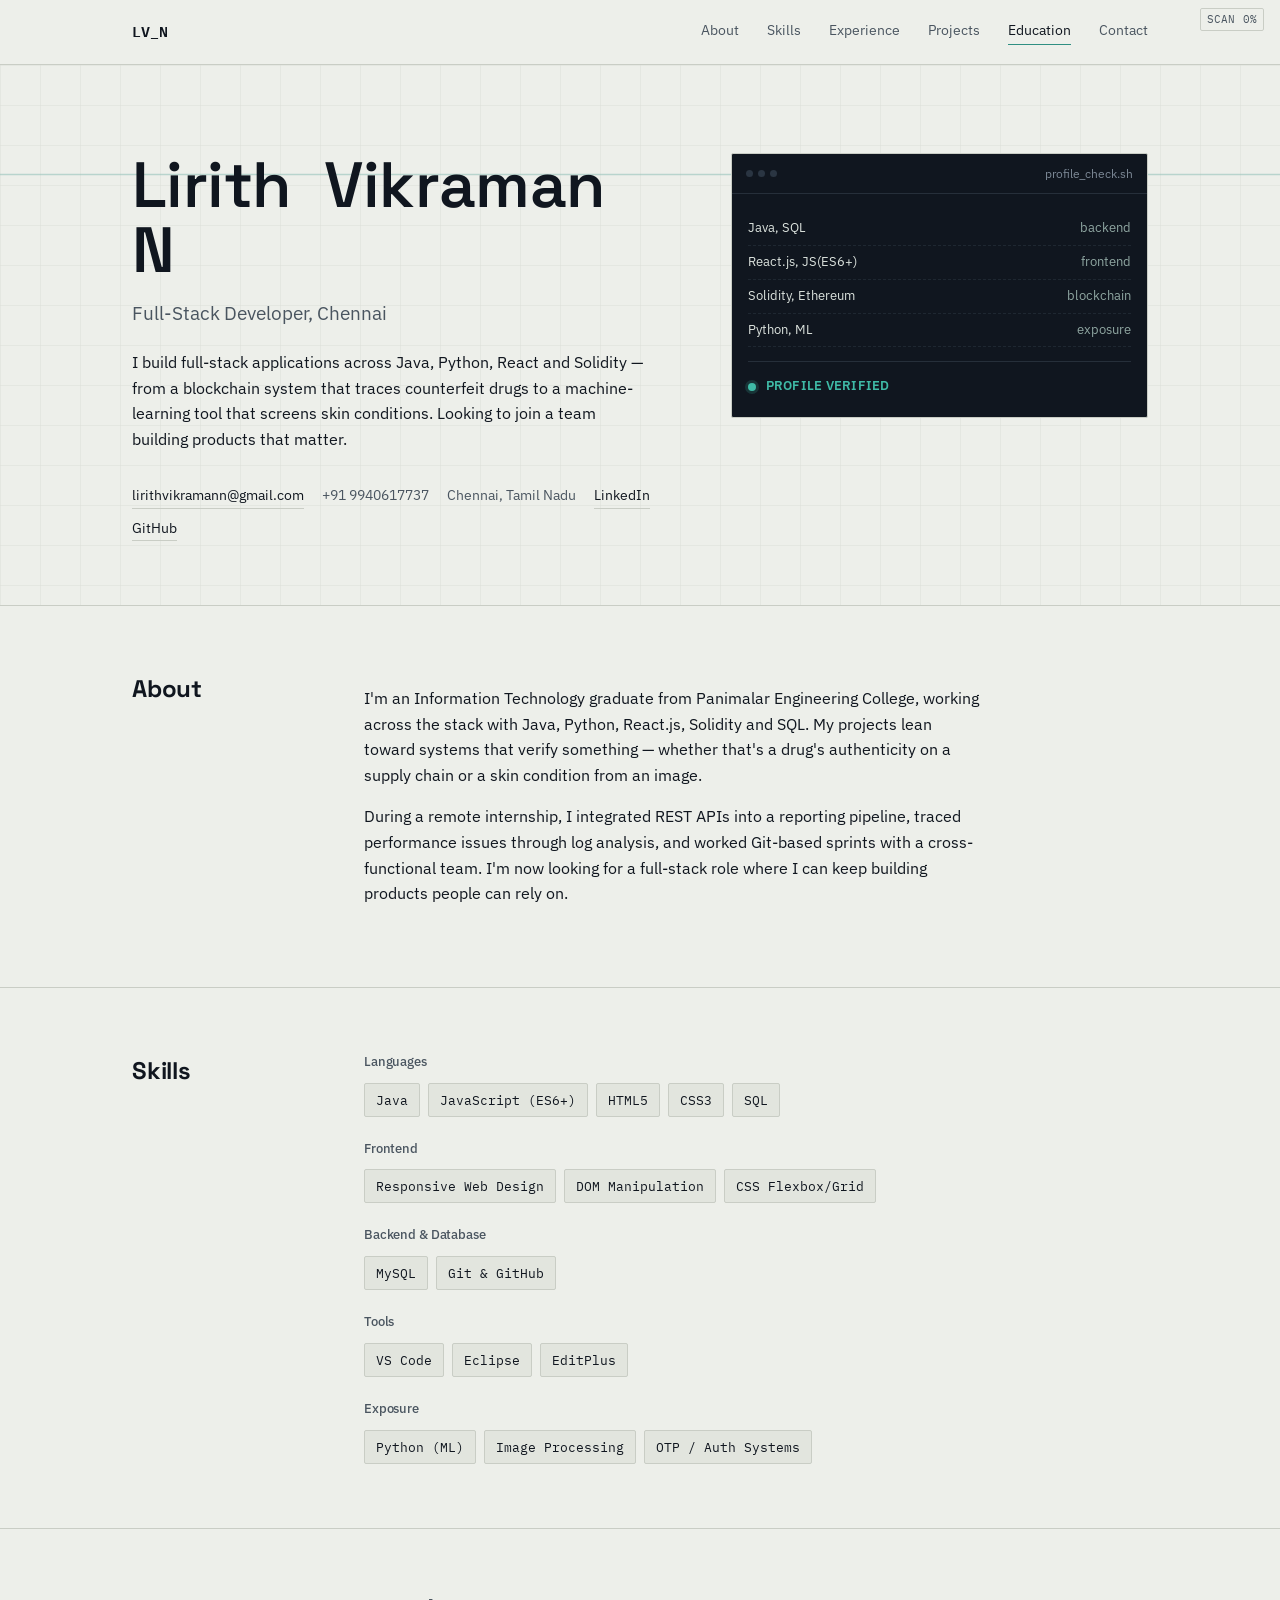
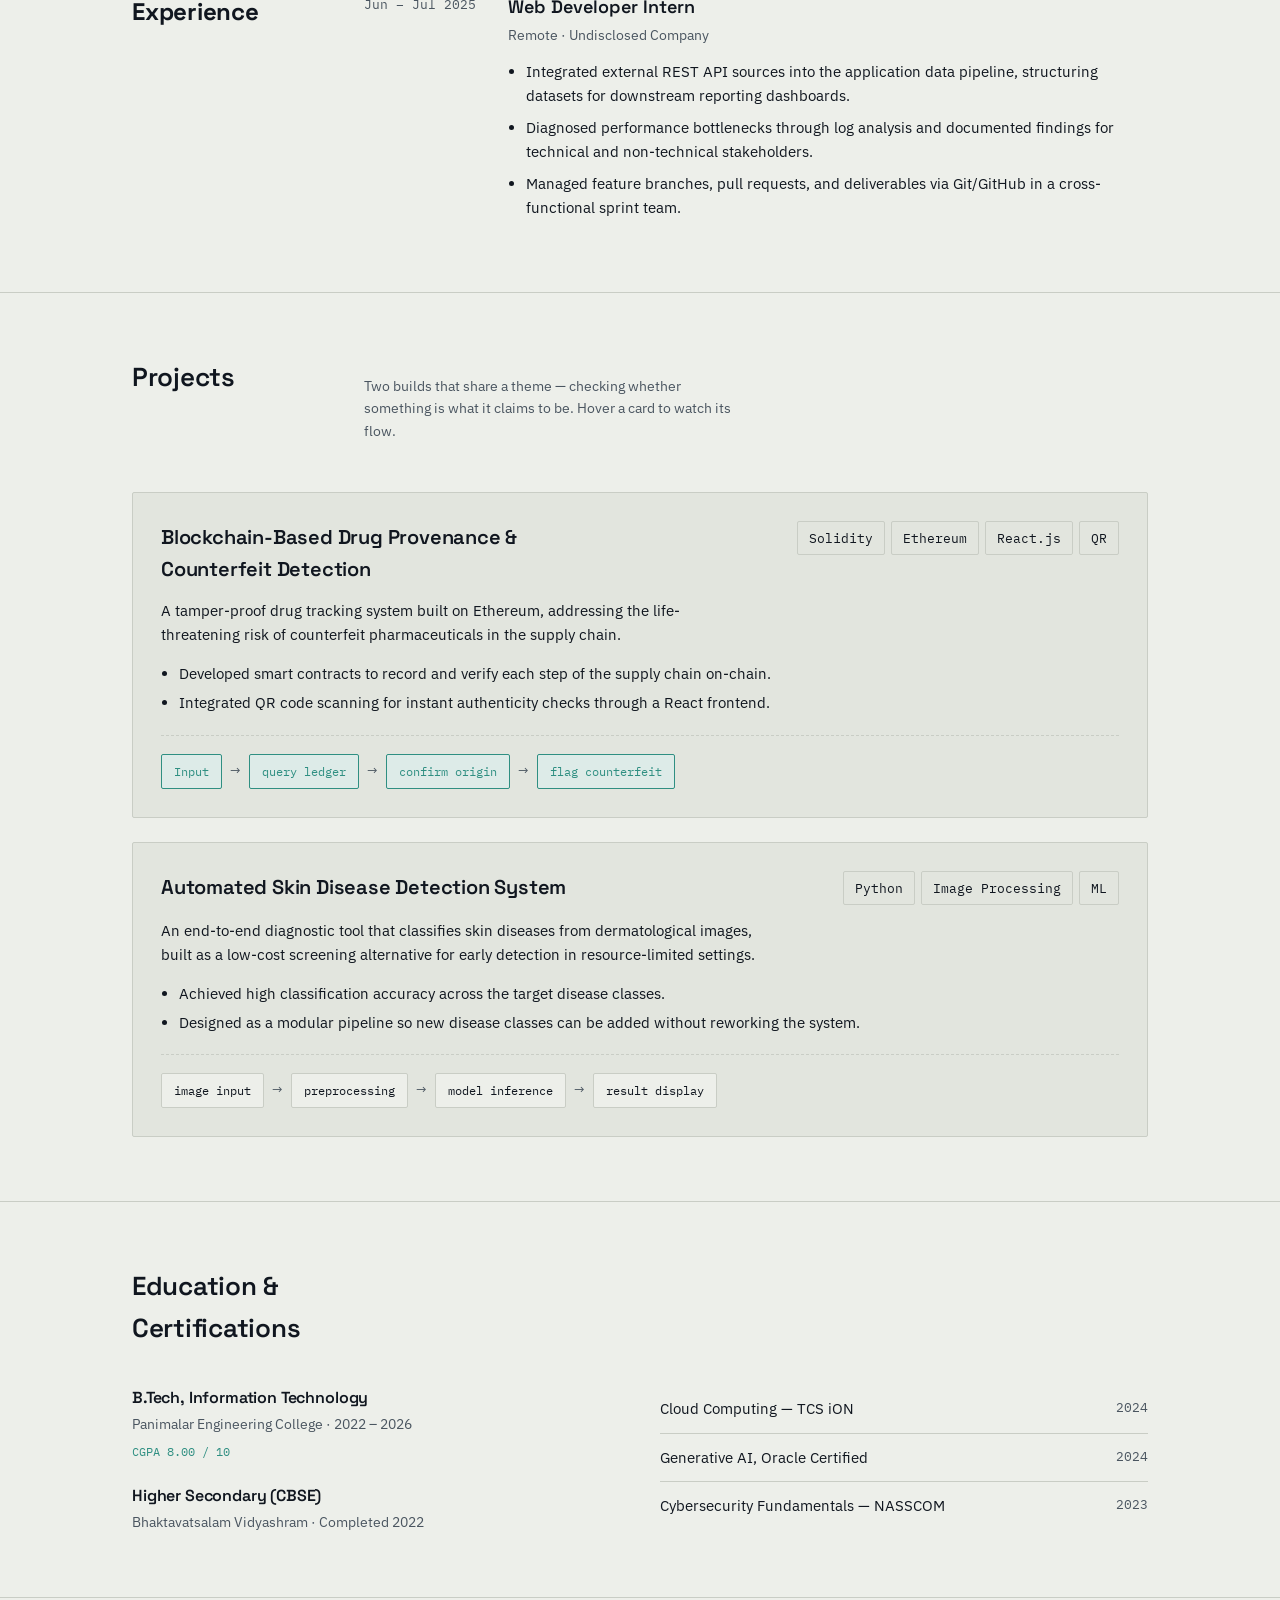
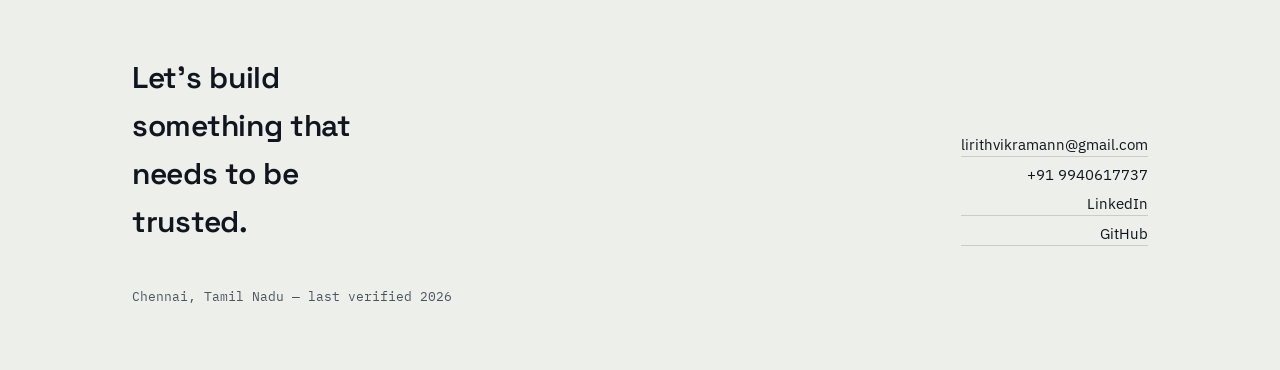
<file: index.html>
<!DOCTYPE html>
<html lang="en">
<head>
<meta charset="UTF-8">
<meta name="viewport" content="width=device-width, initial-scale=1.0">
<title>Lirith Vikraman N — Full-Stack Developer</title>
<link rel="preconnect" href="https://fonts.googleapis.com">
<link rel="preconnect" href="https://fonts.gstatic.com" crossorigin>
<link href="https://fonts.googleapis.com/css2?family=Space+Grotesk:wght@400;500;600;700&family=IBM+Plex+Sans:wght@400;500;600&family=IBM+Plex+Mono:wght@400;500&display=swap" rel="stylesheet">
<link rel="stylesheet" href="style.css">
</head>
<body>

<div id="scan-bar"><div id="scan-fill"></div></div>
<div id="scan-readout" class="mono">SCAN 0%</div>

<nav>
  <div class="wrap">
    <div class="nav-mark mono">LV_N</div>
    <div class="nav-links">
      <a href="#about" data-nav>About</a>
      <a href="#skills" data-nav>Skills</a>
      <a href="#experience" data-nav>Experience</a>
      <a href="#projects" data-nav>Projects</a>
      <a href="#education" data-nav>Education</a>
      <a href="#contact" data-nav>Contact</a>
    </div>
  </div>
</nav>

<header class="hero">
  <svg id="hero-grid" xmlns="http://www.w3.org/2000/svg" preserveAspectRatio="none">
    <defs>
      <pattern id="grid" width="40" height="40" patternUnits="userSpaceOnUse">
        <path d="M 40 0 L 0 0 0 40" fill="none" stroke="#C9CDC5" stroke-width="1"/>
      </pattern>
    </defs>
    <rect width="100%" height="100%" fill="url(#grid)"/>
    <line id="scanline" x1="0" y1="0" x2="100%" y2="0" stroke="#2F8F82" stroke-width="1.5" opacity="0.55"/>
  </svg>

  <div class="wrap hero-grid">
    <div>
      <h1 id="hero-name"></h1>
      <div class="role">Full-Stack Developer, Chennai</div>
      <p class="pitch">I build full-stack applications across Java, Python, React and Solidity — from a blockchain system that traces counterfeit drugs to a machine-learning tool that screens skin conditions. Looking to join a team building products that matter.</p>
      <div class="contact-row">
        <a href="mailto:lirithvikramann@gmail.com">lirithvikramann@gmail.com</a>
        <span>+91 9940617737</span>
        <span>Chennai, Tamil Nadu</span>
        <a href="https://www.linkedin.com/in/lirith-vikraman-n-4269a024a/" target="_blank" rel="noopener">LinkedIn</a>
        <a href="https://github.com/nlirithvikraman" target="_blank" rel="noopener">GitHub</a>
      </div>
    </div>

    <div class="console" id="console" aria-hidden="true">
      <div class="console-head">
        <div class="console-dots"><i></i><i></i><i></i></div>
        <span>profile_check.sh</span>
      </div>
      <div class="console-body">
        <div class="console-line" style="animation-delay:.1s"><span>Java, SQL</span><span class="tag">backend</span></div>
        <div class="console-line" style="animation-delay:.35s"><span>React.js, JS(ES6+)</span><span class="tag">frontend</span></div>
        <div class="console-line" style="animation-delay:.6s"><span>Solidity, Ethereum</span><span class="tag">blockchain</span></div>
        <div class="console-line" style="animation-delay:.85s"><span>Python, ML</span><span class="tag">exposure</span></div>
        <div class="console-final" style="animation-delay:1.1s">
          <div class="dot"></div>
          <b>PROFILE VERIFIED</b>
        </div>
      </div>
    </div>
  </div>
</header>

<section id="about">
  <div class="wrap content-grid">
    <h2 class="reveal">About</h2>
    <div class="about-text reveal">
      <p>I'm an Information Technology graduate from Panimalar Engineering College, working across the stack with Java, Python, React.js, Solidity and SQL. My projects lean toward systems that verify something — whether that's a drug's authenticity on a supply chain or a skin condition from an image.</p>
      <p>During a remote internship, I integrated REST APIs into a reporting pipeline, traced performance issues through log analysis, and worked Git-based sprints with a cross-functional team. I'm now looking for a full-stack role where I can keep building products people can rely on.</p>
    </div>
  </div>
</section>

<section id="skills">
  <div class="wrap content-grid">
    <h2 class="reveal">Skills</h2>
    <div class="reveal">
      <div class="skill-group">
        <h3>Languages</h3>
        <div class="chips">
          <span class="chip">Java</span><span class="chip">JavaScript (ES6+)</span><span class="chip">HTML5</span><span class="chip">CSS3</span><span class="chip">SQL</span>
        </div>
      </div>
      <div class="skill-group">
        <h3>Frontend</h3>
        <div class="chips">
          <span class="chip">Responsive Web Design</span><span class="chip">DOM Manipulation</span><span class="chip">CSS Flexbox/Grid</span>
        </div>
      </div>
      <div class="skill-group">
        <h3>Backend &amp; Database</h3>
        <div class="chips">
          <span class="chip">MySQL</span><span class="chip">Git &amp; GitHub</span>
        </div>
      </div>
      <div class="skill-group">
        <h3>Tools</h3>
        <div class="chips">
          <span class="chip">VS Code</span><span class="chip">Eclipse</span><span class="chip">EditPlus</span>
        </div>
      </div>
      <div class="skill-group">
        <h3>Exposure</h3>
        <div class="chips">
          <span class="chip">Python (ML)</span><span class="chip">Image Processing</span><span class="chip">OTP / Auth Systems</span>
        </div>
      </div>
    </div>
  </div>
</section>

<section id="experience">
  <div class="wrap content-grid">
    <h2 class="reveal">Experience</h2>
    <div class="reveal">
      <div class="exp-item">
        <div class="exp-date">Jun – Jul 2025</div>
        <div>
          <div class="exp-role">Web Developer Intern</div>
          <div class="exp-org">Remote · Undisclosed Company</div>
          <ul class="exp-list">
            <li>Integrated external REST API sources into the application data pipeline, structuring datasets for downstream reporting dashboards.</li>
            <li>Diagnosed performance bottlenecks through log analysis and documented findings for technical and non-technical stakeholders.</li>
            <li>Managed feature branches, pull requests, and deliverables via Git/GitHub in a cross-functional sprint team.</li>
          </ul>
        </div>
      </div>
    </div>
  </div>
</section>

<section id="projects">
  <div class="wrap">
    <div class="section-head">
      <h2 class="reveal">Projects</h2>
      <p class="section-note reveal">Two builds that share a theme — checking whether something is what it claims to be. Hover a card to watch its flow.</p>
    </div>

    <div class="project reveal" data-tilt>
      <div class="project-top">
        <h3>Blockchain-Based Drug Provenance &amp; Counterfeit Detection</h3>
        <div class="stack">
          <span class="chip">Solidity</span><span class="chip">Ethereum</span><span class="chip">React.js</span><span class="chip">QR</span>
        </div>
      </div>
      <p class="desc">A tamper-proof drug tracking system built on Ethereum, addressing the life-threatening risk of counterfeit pharmaceuticals in the supply chain.</p>
      <ul>
        <li>Developed smart contracts to record and verify each step of the supply chain on-chain.</li>
        <li>Integrated QR code scanning for instant authenticity checks through a React frontend.</li>
      </ul>
      <div class="verify-flow">
        <span class="verify-step">Input</span>
        <span class="pipeline-arrow">→</span>
        <span class="verify-step">query ledger</span>
        <span class="pipeline-arrow">→</span>
        <span class="verify-step">confirm origin</span>
        <span class="pipeline-arrow">→</span>
        <span class="verify-step">flag counterfeit</span>
      </div>
    </div>

    <div class="project reveal" data-tilt>
      <div class="project-top">
        <h3>Automated Skin Disease Detection System</h3>
        <div class="stack">
          <span class="chip">Python</span><span class="chip">Image Processing</span><span class="chip">ML</span>
        </div>
      </div>
      <p class="desc">An end-to-end diagnostic tool that classifies skin diseases from dermatological images, built as a low-cost screening alternative for early detection in resource-limited settings.</p>
      <ul>
        <li>Achieved high classification accuracy across the target disease classes.</li>
        <li>Designed as a modular pipeline so new disease classes can be added without reworking the system.</li>
      </ul>
      <div class="pipeline">
        <span class="pipeline-step">image input</span>
        <span class="pipeline-arrow">→</span>
        <span class="pipeline-step">preprocessing</span>
        <span class="pipeline-arrow">→</span>
        <span class="pipeline-step">model inference</span>
        <span class="pipeline-arrow">→</span>
        <span class="pipeline-step">result display</span>
      </div>
    </div>
  </div>
</section>

<section id="education">
  <div class="wrap">
    <div class="section-head">
      <h2 class="reveal">Education &amp; Certifications</h2>
    </div>
    <div class="two-col reveal">
      <div>
        <div class="edu-item">
          <h3>B.Tech, Information Technology</h3>
          <div class="edu-meta">Panimalar Engineering College · 2022 – 2026</div>
          <div class="cgpa">CGPA 8.00 / 10</div>
        </div>
        <div class="edu-item">
          <h3>Higher Secondary (CBSE)</h3>
          <div class="edu-meta">Bhaktavatsalam Vidyashram · Completed 2022</div>
        </div>
      </div>
      <div>
        <ul class="cert-list">
          <li><span>Cloud Computing — TCS iON</span><span class="cert-year">2024</span></li>
          <li><span>Generative AI, Oracle Certified</span><span class="cert-year">2024</span></li>
          <li><span>Cybersecurity Fundamentals — NASSCOM</span><span class="cert-year">2023</span></li>
        </ul>
      </div>
    </div>
  </div>
</section>

<footer id="contact">
  <div class="wrap">
    <div class="footer-grid">
      <h2 class="reveal">Let's build something that needs to be trusted.</h2>
      <div class="footer-links reveal">
        <a href="mailto:lirithvikramann@gmail.com">lirithvikramann@gmail.com</a>
        <span>+91 9940617737</span>
        <a href="https://www.linkedin.com/in/lirith-vikraman-n-4269a024a/" target="_blank" rel="noopener">LinkedIn</a>
        <a href="https://github.com/nlirithvikraman" target="_blank" rel="noopener">GitHub</a>
      </div>
    </div>
    <div class="fine">Chennai, Tamil Nadu — last verified 2026</div>
  </div>
</footer>

<button id="top-btn" aria-label="Back to top">↑</button>

<script src="script.js"></script>

</body>
</html>
</file>
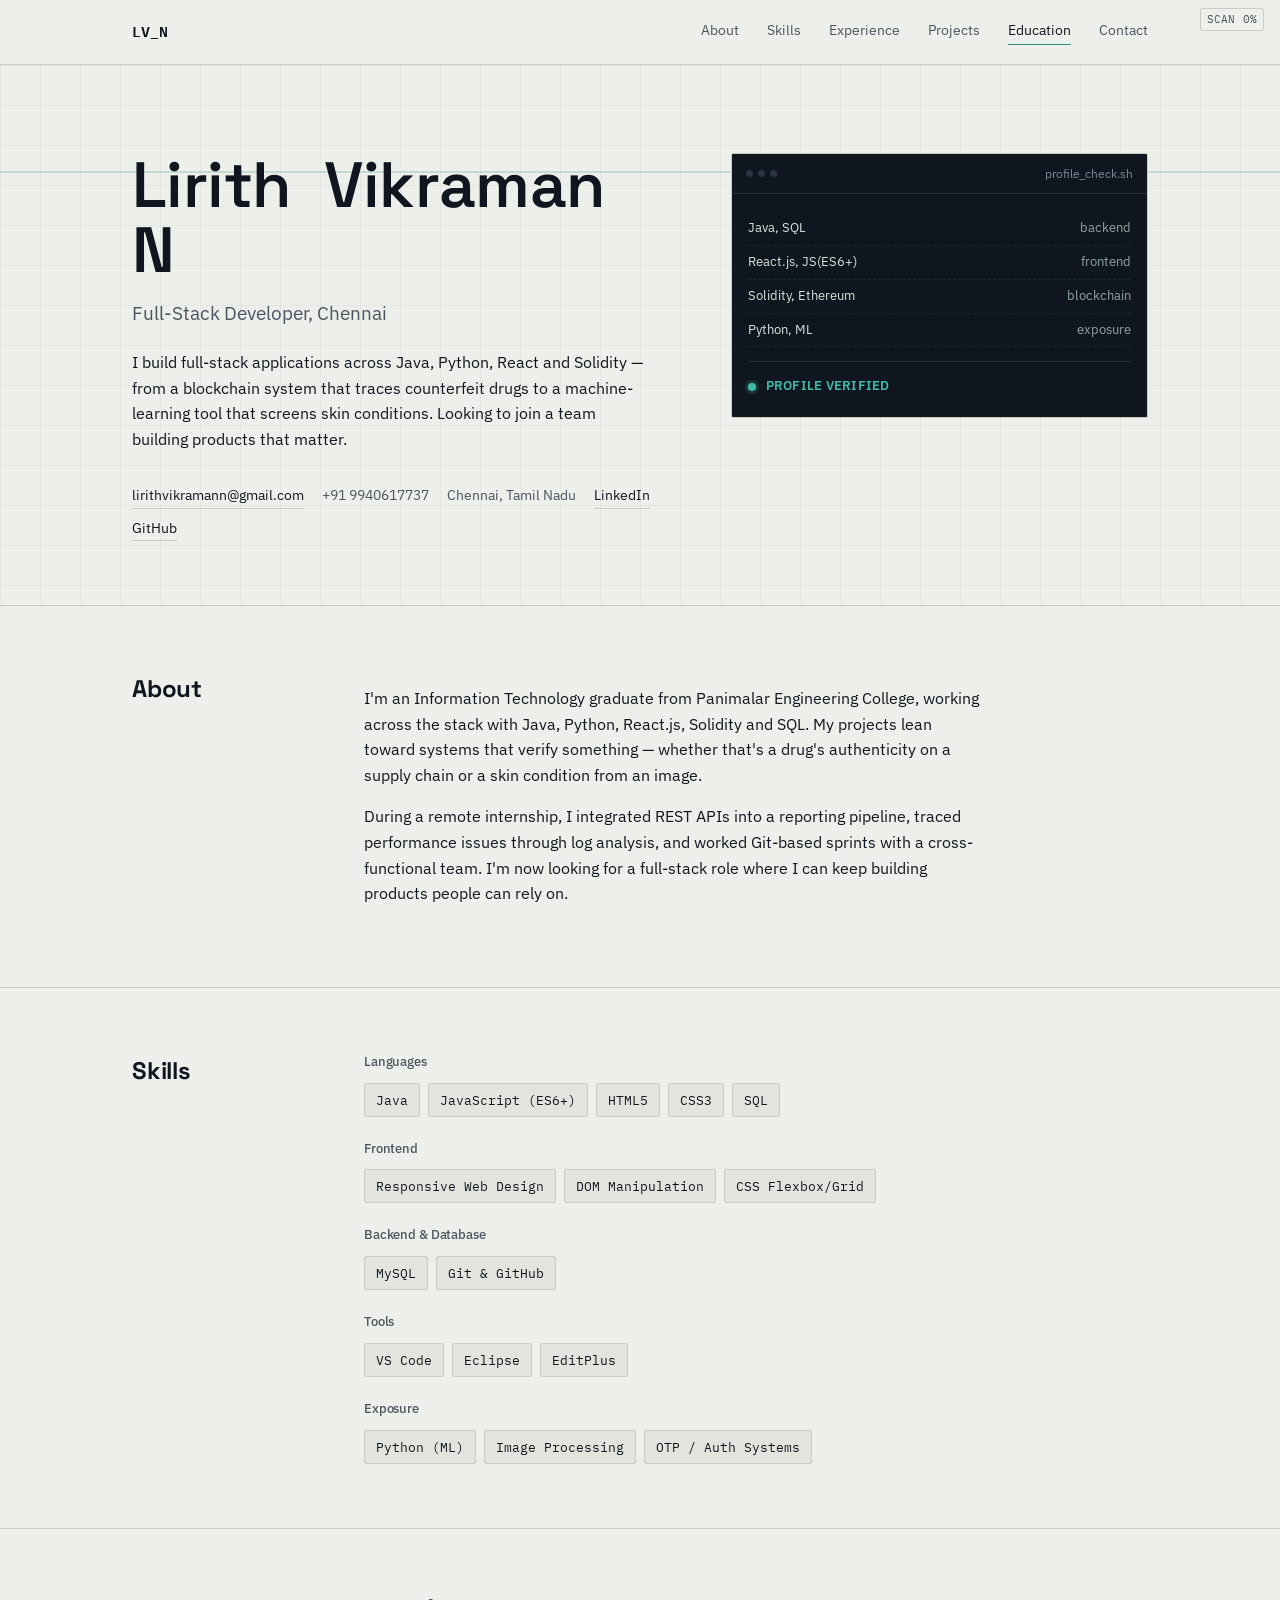
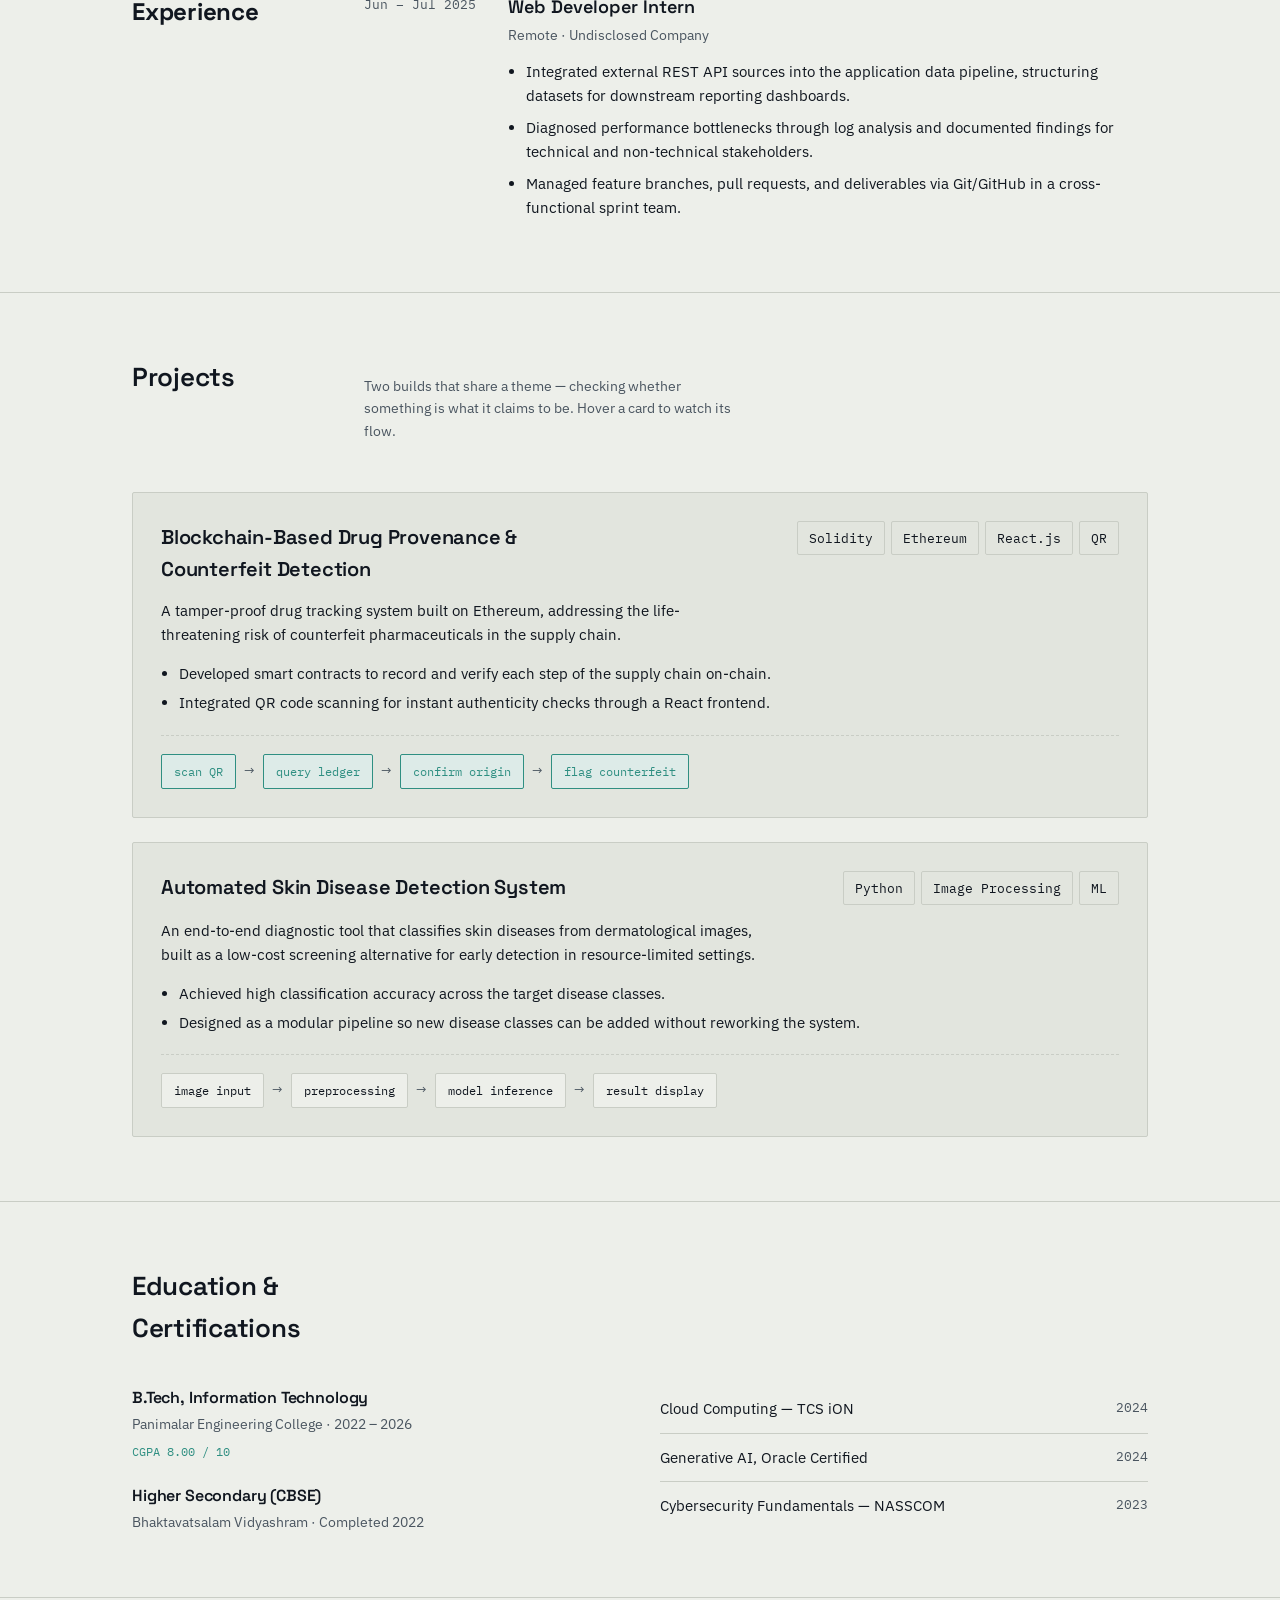
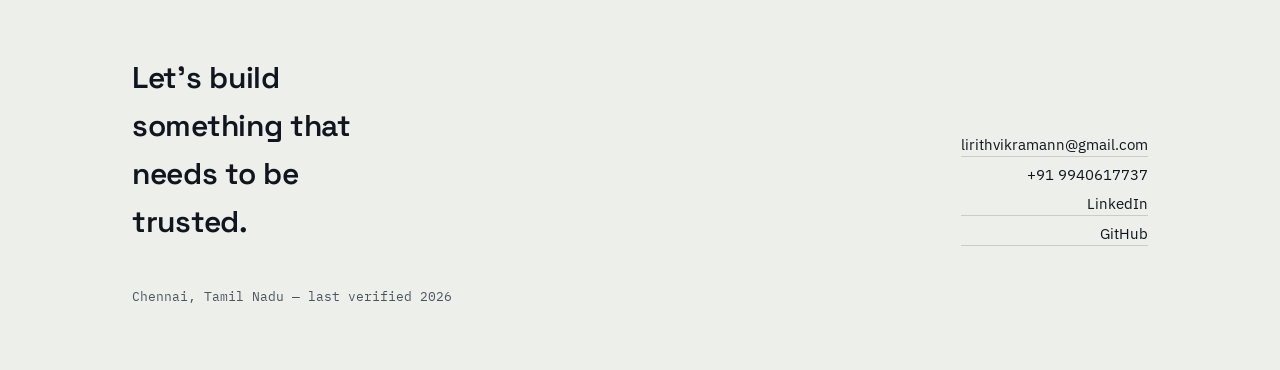
<file: LirithVikraman's Portfolio.html>
<!DOCTYPE html>
<html lang="en">
<head>
<meta charset="UTF-8">
<meta name="viewport" content="width=device-width, initial-scale=1.0">
<title>Lirith Vikraman N — Full-Stack Developer</title>
<link rel="preconnect" href="https://fonts.googleapis.com">
<link rel="preconnect" href="https://fonts.gstatic.com" crossorigin>
<link href="https://fonts.googleapis.com/css2?family=Space+Grotesk:wght@400;500;600;700&family=IBM+Plex+Sans:wght@400;500;600&family=IBM+Plex+Mono:wght@400;500&display=swap" rel="stylesheet">
<link rel="stylesheet" href="style.css">
</head>
<body>

<div id="scan-bar"><div id="scan-fill"></div></div>
<div id="scan-readout" class="mono">SCAN 0%</div>

<nav>
  <div class="wrap">
    <div class="nav-mark mono">LV_N</div>
    <div class="nav-links">
      <a href="#about" data-nav>About</a>
      <a href="#skills" data-nav>Skills</a>
      <a href="#experience" data-nav>Experience</a>
      <a href="#projects" data-nav>Projects</a>
      <a href="#education" data-nav>Education</a>
      <a href="#contact" data-nav>Contact</a>
    </div>
  </div>
</nav>

<header class="hero">
  <svg id="hero-grid" xmlns="http://www.w3.org/2000/svg" preserveAspectRatio="none">
    <defs>
      <pattern id="grid" width="40" height="40" patternUnits="userSpaceOnUse">
        <path d="M 40 0 L 0 0 0 40" fill="none" stroke="#C9CDC5" stroke-width="1"/>
      </pattern>
    </defs>
    <rect width="100%" height="100%" fill="url(#grid)"/>
    <line id="scanline" x1="0" y1="0" x2="100%" y2="0" stroke="#2F8F82" stroke-width="1.5" opacity="0.55"/>
  </svg>

  <div class="wrap hero-grid">
    <div>
      <h1 id="hero-name"></h1>
      <div class="role">Full-Stack Developer, Chennai</div>
      <p class="pitch">I build full-stack applications across Java, Python, React and Solidity — from a blockchain system that traces counterfeit drugs to a machine-learning tool that screens skin conditions. Looking to join a team building products that matter.</p>
      <div class="contact-row">
        <a href="mailto:lirithvikramann@gmail.com">lirithvikramann@gmail.com</a>
        <span>+91 9940617737</span>
        <span>Chennai, Tamil Nadu</span>
        <a href="https://www.linkedin.com/in/lirith-vikraman-n-4269a024a/" target="_blank" rel="noopener">LinkedIn</a>
        <a href="https://github.com/nlirithvikraman" target="_blank" rel="noopener">GitHub</a>
      </div>
    </div>

    <div class="console" id="console" aria-hidden="true">
      <div class="console-head">
        <div class="console-dots"><i></i><i></i><i></i></div>
        <span>profile_check.sh</span>
      </div>
      <div class="console-body">
        <div class="console-line" style="animation-delay:.1s"><span>Java, SQL</span><span class="tag">backend</span></div>
        <div class="console-line" style="animation-delay:.35s"><span>React.js, JS(ES6+)</span><span class="tag">frontend</span></div>
        <div class="console-line" style="animation-delay:.6s"><span>Solidity, Ethereum</span><span class="tag">blockchain</span></div>
        <div class="console-line" style="animation-delay:.85s"><span>Python, ML</span><span class="tag">exposure</span></div>
        <div class="console-final" style="animation-delay:1.1s">
          <div class="dot"></div>
          <b>PROFILE VERIFIED</b>
        </div>
      </div>
    </div>
  </div>
</header>

<section id="about">
  <div class="wrap content-grid">
    <h2 class="reveal">About</h2>
    <div class="about-text reveal">
      <p>I'm an Information Technology graduate from Panimalar Engineering College, working across the stack with Java, Python, React.js, Solidity and SQL. My projects lean toward systems that verify something — whether that's a drug's authenticity on a supply chain or a skin condition from an image.</p>
      <p>During a remote internship, I integrated REST APIs into a reporting pipeline, traced performance issues through log analysis, and worked Git-based sprints with a cross-functional team. I'm now looking for a full-stack role where I can keep building products people can rely on.</p>
    </div>
  </div>
</section>

<section id="skills">
  <div class="wrap content-grid">
    <h2 class="reveal">Skills</h2>
    <div class="reveal">
      <div class="skill-group">
        <h3>Languages</h3>
        <div class="chips">
          <span class="chip">Java</span><span class="chip">JavaScript (ES6+)</span><span class="chip">HTML5</span><span class="chip">CSS3</span><span class="chip">SQL</span>
        </div>
      </div>
      <div class="skill-group">
        <h3>Frontend</h3>
        <div class="chips">
          <span class="chip">Responsive Web Design</span><span class="chip">DOM Manipulation</span><span class="chip">CSS Flexbox/Grid</span>
        </div>
      </div>
      <div class="skill-group">
        <h3>Backend &amp; Database</h3>
        <div class="chips">
          <span class="chip">MySQL</span><span class="chip">Git &amp; GitHub</span>
        </div>
      </div>
      <div class="skill-group">
        <h3>Tools</h3>
        <div class="chips">
          <span class="chip">VS Code</span><span class="chip">Eclipse</span><span class="chip">EditPlus</span>
        </div>
      </div>
      <div class="skill-group">
        <h3>Exposure</h3>
        <div class="chips">
          <span class="chip">Python (ML)</span><span class="chip">Image Processing</span><span class="chip">OTP / Auth Systems</span>
        </div>
      </div>
    </div>
  </div>
</section>

<section id="experience">
  <div class="wrap content-grid">
    <h2 class="reveal">Experience</h2>
    <div class="reveal">
      <div class="exp-item">
        <div class="exp-date">Jun – Jul 2025</div>
        <div>
          <div class="exp-role">Web Developer Intern</div>
          <div class="exp-org">Remote · Undisclosed Company</div>
          <ul class="exp-list">
            <li>Integrated external REST API sources into the application data pipeline, structuring datasets for downstream reporting dashboards.</li>
            <li>Diagnosed performance bottlenecks through log analysis and documented findings for technical and non-technical stakeholders.</li>
            <li>Managed feature branches, pull requests, and deliverables via Git/GitHub in a cross-functional sprint team.</li>
          </ul>
        </div>
      </div>
    </div>
  </div>
</section>

<section id="projects">
  <div class="wrap">
    <div class="section-head">
      <h2 class="reveal">Projects</h2>
      <p class="section-note reveal">Two builds that share a theme — checking whether something is what it claims to be. Hover a card to watch its flow.</p>
    </div>

    <div class="project reveal" data-tilt>
      <div class="project-top">
        <h3>Blockchain-Based Drug Provenance &amp; Counterfeit Detection</h3>
        <div class="stack">
          <span class="chip">Solidity</span><span class="chip">Ethereum</span><span class="chip">React.js</span><span class="chip">QR</span>
        </div>
      </div>
      <p class="desc">A tamper-proof drug tracking system built on Ethereum, addressing the life-threatening risk of counterfeit pharmaceuticals in the supply chain.</p>
      <ul>
        <li>Developed smart contracts to record and verify each step of the supply chain on-chain.</li>
        <li>Integrated QR code scanning for instant authenticity checks through a React frontend.</li>
      </ul>
      <div class="verify-flow">
        <span class="verify-step">scan QR</span>
        <span class="pipeline-arrow">→</span>
        <span class="verify-step">query ledger</span>
        <span class="pipeline-arrow">→</span>
        <span class="verify-step">confirm origin</span>
        <span class="pipeline-arrow">→</span>
        <span class="verify-step">flag counterfeit</span>
      </div>
    </div>

    <div class="project reveal" data-tilt>
      <div class="project-top">
        <h3>Automated Skin Disease Detection System</h3>
        <div class="stack">
          <span class="chip">Python</span><span class="chip">Image Processing</span><span class="chip">ML</span>
        </div>
      </div>
      <p class="desc">An end-to-end diagnostic tool that classifies skin diseases from dermatological images, built as a low-cost screening alternative for early detection in resource-limited settings.</p>
      <ul>
        <li>Achieved high classification accuracy across the target disease classes.</li>
        <li>Designed as a modular pipeline so new disease classes can be added without reworking the system.</li>
      </ul>
      <div class="pipeline">
        <span class="pipeline-step">image input</span>
        <span class="pipeline-arrow">→</span>
        <span class="pipeline-step">preprocessing</span>
        <span class="pipeline-arrow">→</span>
        <span class="pipeline-step">model inference</span>
        <span class="pipeline-arrow">→</span>
        <span class="pipeline-step">result display</span>
      </div>
    </div>
  </div>
</section>

<section id="education">
  <div class="wrap">
    <div class="section-head">
      <h2 class="reveal">Education &amp; Certifications</h2>
    </div>
    <div class="two-col reveal">
      <div>
        <div class="edu-item">
          <h3>B.Tech, Information Technology</h3>
          <div class="edu-meta">Panimalar Engineering College · 2022 – 2026</div>
          <div class="cgpa">CGPA 8.00 / 10</div>
        </div>
        <div class="edu-item">
          <h3>Higher Secondary (CBSE)</h3>
          <div class="edu-meta">Bhaktavatsalam Vidyashram · Completed 2022</div>
        </div>
      </div>
      <div>
        <ul class="cert-list">
          <li><span>Cloud Computing — TCS iON</span><span class="cert-year">2024</span></li>
          <li><span>Generative AI, Oracle Certified</span><span class="cert-year">2024</span></li>
          <li><span>Cybersecurity Fundamentals — NASSCOM</span><span class="cert-year">2023</span></li>
        </ul>
      </div>
    </div>
  </div>
</section>

<footer id="contact">
  <div class="wrap">
    <div class="footer-grid">
      <h2 class="reveal">Let's build something that needs to be trusted.</h2>
      <div class="footer-links reveal">
        <a href="mailto:lirithvikramann@gmail.com">lirithvikramann@gmail.com</a>
        <span>+91 9940617737</span>
        <a href="https://www.linkedin.com/in/lirith-vikraman-n-4269a024a/" target="_blank" rel="noopener">LinkedIn</a>
        <a href="https://github.com/nlirithvikraman" target="_blank" rel="noopener">GitHub</a>
      </div>
    </div>
    <div class="fine">Chennai, Tamil Nadu — last verified 2026</div>
  </div>
</footer>

<button id="top-btn" aria-label="Back to top">↑</button>

<script src="script.js"></script>

</body>
</html>
</file>
<file: style.css>
:root{
    --ink:#10161F;
    --ink-soft:#4A5560;
    --paper:#EDEFEA;
    --panel:#E2E5DE;
    --line:#C9CDC5;
    --teal:#2F8F82;
    --teal-dim:#DDEBE8;
    --copper:#C6763A;
    --radius:2px;
  }
  *{box-sizing:border-box;}
  html{scroll-behavior:smooth;}
  body{
    margin:0;
    background:var(--paper);
    color:var(--ink);
    font-family:'IBM Plex Sans', sans-serif;
    line-height:1.6;
    -webkit-font-smoothing:antialiased;
  }
  h1,h2,h3{
    font-family:'Space Grotesk', sans-serif;
    margin:0;
    letter-spacing:-0.01em;
  }
  .mono{font-family:'IBM Plex Mono', monospace;}
  a{color:inherit;}
  a:focus-visible, button:focus-visible{outline:2px solid var(--teal); outline-offset:3px;}
  section{scroll-margin-top:64px;}
  @media (prefers-reduced-motion: reduce){
    *{animation-duration:0.01ms !important; animation-iteration-count:1 !important; transition-duration:0.01ms !important;}
    html{scroll-behavior:auto;}
  }

  .wrap{max-width:1080px; margin:0 auto; padding:0 32px; position:relative;}
  @media (max-width:640px){ .wrap{padding:0 20px;} }

  /* SCAN PROGRESS BAR */
  #scan-bar{
    position:fixed; top:0; left:0; right:0; height:3px; z-index:40;
    background:transparent;
  }
  #scan-fill{
    height:100%; width:0%; background:var(--teal);
    transition:width .08s linear;
  }
  #scan-readout{
    position:fixed; top:8px; right:16px; z-index:40;
    font-family:'IBM Plex Mono', monospace; font-size:10.5px; color:var(--ink-soft);
    background:var(--paper); padding:2px 6px; border:1px solid var(--line); border-radius:var(--radius);
    letter-spacing:.02em; pointer-events:none;
  }
  @media (max-width:640px){ #scan-readout{display:none;} }

  /* NAV */
  nav{
    position:sticky; top:0; z-index:20;
    background:rgba(237,239,234,0.92);
    backdrop-filter:blur(6px);
    border-bottom:1px solid var(--line);
  }
  nav .wrap{display:flex; align-items:center; justify-content:space-between; height:64px;}
  .nav-mark{font-weight:600; font-size:15px;}
  .nav-links{display:flex; gap:28px; font-size:14px; position:relative;}
  .nav-links a{
    text-decoration:none; color:var(--ink-soft); transition:color .15s;
    position:relative; padding-bottom:4px;
  }
  .nav-links a::after{
    content:''; position:absolute; left:0; bottom:0; height:1px; width:0;
    background:var(--teal); transition:width .25s ease;
  }
  .nav-links a:hover{color:var(--ink);}
  .nav-links a.active{color:var(--ink);}
  .nav-links a.active::after{width:100%;}
  @media (max-width:640px){ .nav-links{display:none;} }

  /* HERO */
  .hero{padding:88px 0 64px; border-bottom:1px solid var(--line); position:relative; overflow:hidden;}
  #hero-grid{position:absolute; inset:0; z-index:0; opacity:.5;}
  .hero-grid{display:grid; grid-template-columns:1.3fr 1fr; gap:56px; align-items:start; position:relative; z-index:1;}
  @media (max-width:820px){ .hero-grid{grid-template-columns:1fr;} }

  .hero h1{font-size:clamp(40px,6vw,64px); font-weight:600; line-height:1.02;}
  .hero h1 .ch{display:inline-block; opacity:0; transform:translateY(.35em); animation:riseIn .55s cubic-bezier(.2,.7,.2,1) forwards;}
  @keyframes riseIn{to{opacity:1; transform:translateY(0);}}
  .role{margin-top:14px; font-size:19px; color:var(--ink-soft); opacity:0; animation:fadeUp .5s ease forwards; animation-delay:.9s;}
  .pitch{margin-top:22px; max-width:52ch; color:var(--ink); font-size:16px; opacity:0; animation:fadeUp .5s ease forwards; animation-delay:1.05s;}
  .contact-row{margin-top:32px; display:flex; flex-wrap:wrap; gap:8px 18px; font-size:14px; opacity:0; animation:fadeUp .5s ease forwards; animation-delay:1.2s;}
  @keyframes fadeUp{from{opacity:0; transform:translateY(8px);} to{opacity:1; transform:translateY(0);}}
  .contact-row span{color:var(--ink-soft);}
  .contact-row a{text-decoration:none; border-bottom:1px solid var(--line); padding-bottom:1px; transition:border-color .15s, color .15s;}
  .contact-row a:hover{border-color:var(--teal); color:var(--teal);}

  /* verification console */
  .console{
    border:1px solid var(--line);
    background:var(--ink);
    color:#DCE3DE;
    border-radius:var(--radius);
    overflow:hidden;
    position:relative;
  }
  .console-head{
    display:flex; align-items:center; justify-content:space-between;
    padding:10px 14px; border-bottom:1px solid #262F3A;
    font-size:12px; color:#7C8896;
  }
  .console-dots{display:flex; gap:5px;}
  .console-dots i{width:7px; height:7px; border-radius:50%; background:#2A3542; display:inline-block;}
  .console-body{padding:18px 16px 20px; font-size:13px;}
  .console-line{
    display:flex; justify-content:space-between; gap:10px;
    padding:6px 0; opacity:0; transform:translateY(4px);
    border-bottom:1px dashed #1E2731;
  }
  .console.replay .console-line{animation:reveal .4s ease forwards;}
  .console-line:last-of-type{border-bottom:none;}
  .console-line .tag{color:#8FA6A1;}
  @keyframes reveal{to{opacity:1; transform:translateY(0);}}
  .console-final{
    margin-top:14px; padding-top:14px; border-top:1px solid #262F3A;
    display:flex; align-items:center; gap:10px;
    opacity:0;
  }
  .console.replay .console-final{animation:reveal .4s ease forwards;}
  .console-final .dot{width:8px; height:8px; border-radius:50%; background:#3FBBA7; box-shadow:0 0 0 3px rgba(63,187,167,0.18); animation:pulse 2s ease-in-out infinite;}
  @keyframes pulse{0%,100%{box-shadow:0 0 0 3px rgba(63,187,167,0.18);} 50%{box-shadow:0 0 0 6px rgba(63,187,167,0.1);}}
  .console-final b{color:#3FBBA7; font-weight:600; letter-spacing:.02em;}

  /* SECTION shell */
  section{padding:64px 0; border-bottom:1px solid var(--line);}
  .section-head{display:grid; grid-template-columns:200px 1fr; gap:32px; margin-bottom:36px;}
  @media (max-width:700px){ .section-head{grid-template-columns:1fr; gap:8px;} }
  .section-head h2{font-size:26px; font-weight:600;}
  .section-note{color:var(--ink-soft); font-size:14px; max-width:46ch; padding-top:4px;}

  .content-grid{display:grid; grid-template-columns:200px 1fr; gap:32px;}
  @media (max-width:700px){ .content-grid{grid-template-columns:1fr;} }

  .reveal{opacity:0; transform:translateY(14px); transition:opacity .55s ease, transform .55s ease;}
  .reveal.in{opacity:1; transform:translateY(0);}

  /* ABOUT */
  .about-text{max-width:62ch; font-size:16px;}
  .about-text p + p{margin-top:14px;}

  /* SKILLS */
  .skill-group{margin-bottom:22px;}
  .skill-group:last-child{margin-bottom:0;}
  .skill-group h3{font-size:13px; font-weight:500; color:var(--ink-soft); margin-bottom:10px; font-family:'IBM Plex Sans',sans-serif;}
  .chips{display:flex; flex-wrap:wrap; gap:8px;}
  .chip{
    font-family:'IBM Plex Mono', monospace; font-size:12.5px;
    padding:6px 11px; border:1px solid var(--line); border-radius:var(--radius);
    background:var(--panel); color:var(--ink);
    transition:transform .15s ease, border-color .15s ease, background .15s ease, color .15s ease;
  }
  .chip:hover{
    transform:translateY(-2px);
    border-color:var(--teal); color:var(--teal); background:var(--teal-dim);
  }

  /* EXPERIENCE */
  .exp-item{display:grid; grid-template-columns:120px 1fr; gap:24px;}
  @media (max-width:700px){ .exp-item{grid-template-columns:1fr; gap:6px;} }
  .exp-date{font-family:'IBM Plex Mono', monospace; font-size:13px; color:var(--ink-soft); padding-top:2px;}
  .exp-role{font-size:18px; font-weight:600; font-family:'Space Grotesk',sans-serif;}
  .exp-org{color:var(--ink-soft); font-size:14px; margin-top:2px;}
  .exp-list{margin:14px 0 0; padding-left:18px;}
  .exp-list li{margin-bottom:8px; font-size:15px;}

  /* PROJECTS */
  .project{
    border:1px solid var(--line); border-radius:var(--radius);
    background:var(--panel); padding:28px; margin-bottom:24px;
    position:relative; overflow:hidden;
  }
  .project::before{
    content:''; position:absolute; inset:0; pointer-events:none;
    background:radial-gradient(220px circle at var(--mx,50%) var(--my,50%), rgba(47,143,130,0.12), transparent 70%);
    opacity:0; transition:opacity .25s ease;
  }
  .project:hover::before{opacity:1;}
  .project:last-child{margin-bottom:0;}
  .project-top{display:flex; justify-content:space-between; align-items:flex-start; gap:16px; flex-wrap:wrap; position:relative;}
  .project h3{font-size:20px; font-weight:600; max-width:34ch;}
  .stack{display:flex; flex-wrap:wrap; gap:6px; justify-content:flex-end;}
  .project p.desc{margin-top:14px; font-size:15px; max-width:66ch; position:relative;}
  .project ul{margin:12px 0 0; padding-left:18px; position:relative;}
  .project li{font-size:14.5px; margin-bottom:6px;}

  .pipeline{
    display:flex; align-items:center; flex-wrap:wrap; gap:0;
    margin-top:20px; padding-top:18px; border-top:1px dashed var(--line);
    position:relative;
  }
  .pipeline-step{
    font-family:'IBM Plex Mono', monospace; font-size:12px;
    padding:7px 12px; border:1px solid var(--line); border-radius:var(--radius);
    background:var(--paper); white-space:nowrap;
    transition:border-color .2s ease, color .2s ease;
  }
  .pipeline-arrow{color:var(--ink-soft); padding:0 8px; font-size:13px;}
  .project.animate-flow .pipeline-step{animation:stepLight 2.2s ease-in-out infinite;}
  .project.animate-flow .pipeline-step:nth-child(1){animation-delay:0s;}
  .project.animate-flow .pipeline-step:nth-child(3){animation-delay:.4s;}
  .project.animate-flow .pipeline-step:nth-child(5){animation-delay:.8s;}
  .project.animate-flow .pipeline-step:nth-child(7){animation-delay:1.2s;}
  @keyframes stepLight{0%,100%{border-color:var(--line); color:var(--ink);} 20%{border-color:var(--teal); color:var(--teal);}}

  .verify-flow{
    display:flex; align-items:center; flex-wrap:wrap; gap:0;
    margin-top:20px; padding-top:18px; border-top:1px dashed var(--line);
    position:relative;
  }
  .verify-step{
    font-family:'IBM Plex Mono', monospace; font-size:12px;
    padding:7px 12px; border:1px solid var(--teal); color:var(--teal);
    border-radius:var(--radius); background:var(--teal-dim); white-space:nowrap;
  }
  .project.animate-flow .verify-step{animation:stepLight2 2.2s ease-in-out infinite;}
  .project.animate-flow .verify-step:nth-child(1){animation-delay:0s;}
  .project.animate-flow .verify-step:nth-child(3){animation-delay:.4s;}
  .project.animate-flow .verify-step:nth-child(5){animation-delay:.8s;}
  .project.animate-flow .verify-step:nth-child(7){animation-delay:1.2s;}
  @keyframes stepLight2{0%,100%{background:var(--teal-dim);} 20%{background:var(--teal); color:var(--ink);}}

  /* EDU + CERTS */
  .two-col{display:grid; grid-template-columns:1fr 1fr; gap:40px;}
  @media (max-width:700px){ .two-col{grid-template-columns:1fr;} }
  .edu-item{margin-bottom:20px;}
  .edu-item:last-child{margin-bottom:0;}
  .edu-item h3{font-size:16px; font-weight:600; font-family:'Space Grotesk',sans-serif;}
  .edu-meta{color:var(--ink-soft); font-size:13.5px; margin-top:3px;}
  .cgpa{display:inline-block; margin-top:6px; font-family:'IBM Plex Mono',monospace; font-size:12px; color:var(--teal);}

  .cert-list{list-style:none; margin:0; padding:0;}
  .cert-list li{
    display:flex; justify-content:space-between; gap:12px;
    padding:12px 0; border-bottom:1px solid var(--line); font-size:14.5px;
    transition:padding-left .2s ease;
  }
  .cert-list li:hover{padding-left:6px;}
  .cert-list li:last-child{border-bottom:none;}
  .cert-year{font-family:'IBM Plex Mono',monospace; font-size:12.5px; color:var(--ink-soft); white-space:nowrap;}

  /* FOOTER */
  footer{padding:56px 0 64px;}
  .footer-grid{display:flex; justify-content:space-between; align-items:flex-end; flex-wrap:wrap; gap:24px;}
  footer h2{font-size:30px; font-weight:600; max-width:14ch;}
  .footer-links{display:flex; flex-direction:column; gap:6px; font-size:14.5px; text-align:right;}
  .footer-links a{text-decoration:none; border-bottom:1px solid var(--line); transition:border-color .15s, color .15s;}
  .footer-links a:hover{border-color:var(--teal); color:var(--teal);}
  @media (max-width:640px){ .footer-links{text-align:left;} }
  .fine{margin-top:40px; font-size:12.5px; color:var(--ink-soft); font-family:'IBM Plex Mono',monospace;}

  /* back to top */
  #top-btn{
    position:fixed; right:20px; bottom:20px; z-index:30;
    width:38px; height:38px; border-radius:50%;
    background:var(--ink); color:#DCE3DE; border:none; cursor:pointer;
    display:flex; align-items:center; justify-content:center;
    font-family:'IBM Plex Mono',monospace; font-size:15px;
    opacity:0; pointer-events:none; transform:translateY(8px);
    transition:opacity .25s ease, transform .25s ease;
  }
  #top-btn.show{opacity:1; pointer-events:auto; transform:translateY(0);}
  #top-btn:hover{background:var(--teal);}
</file>
